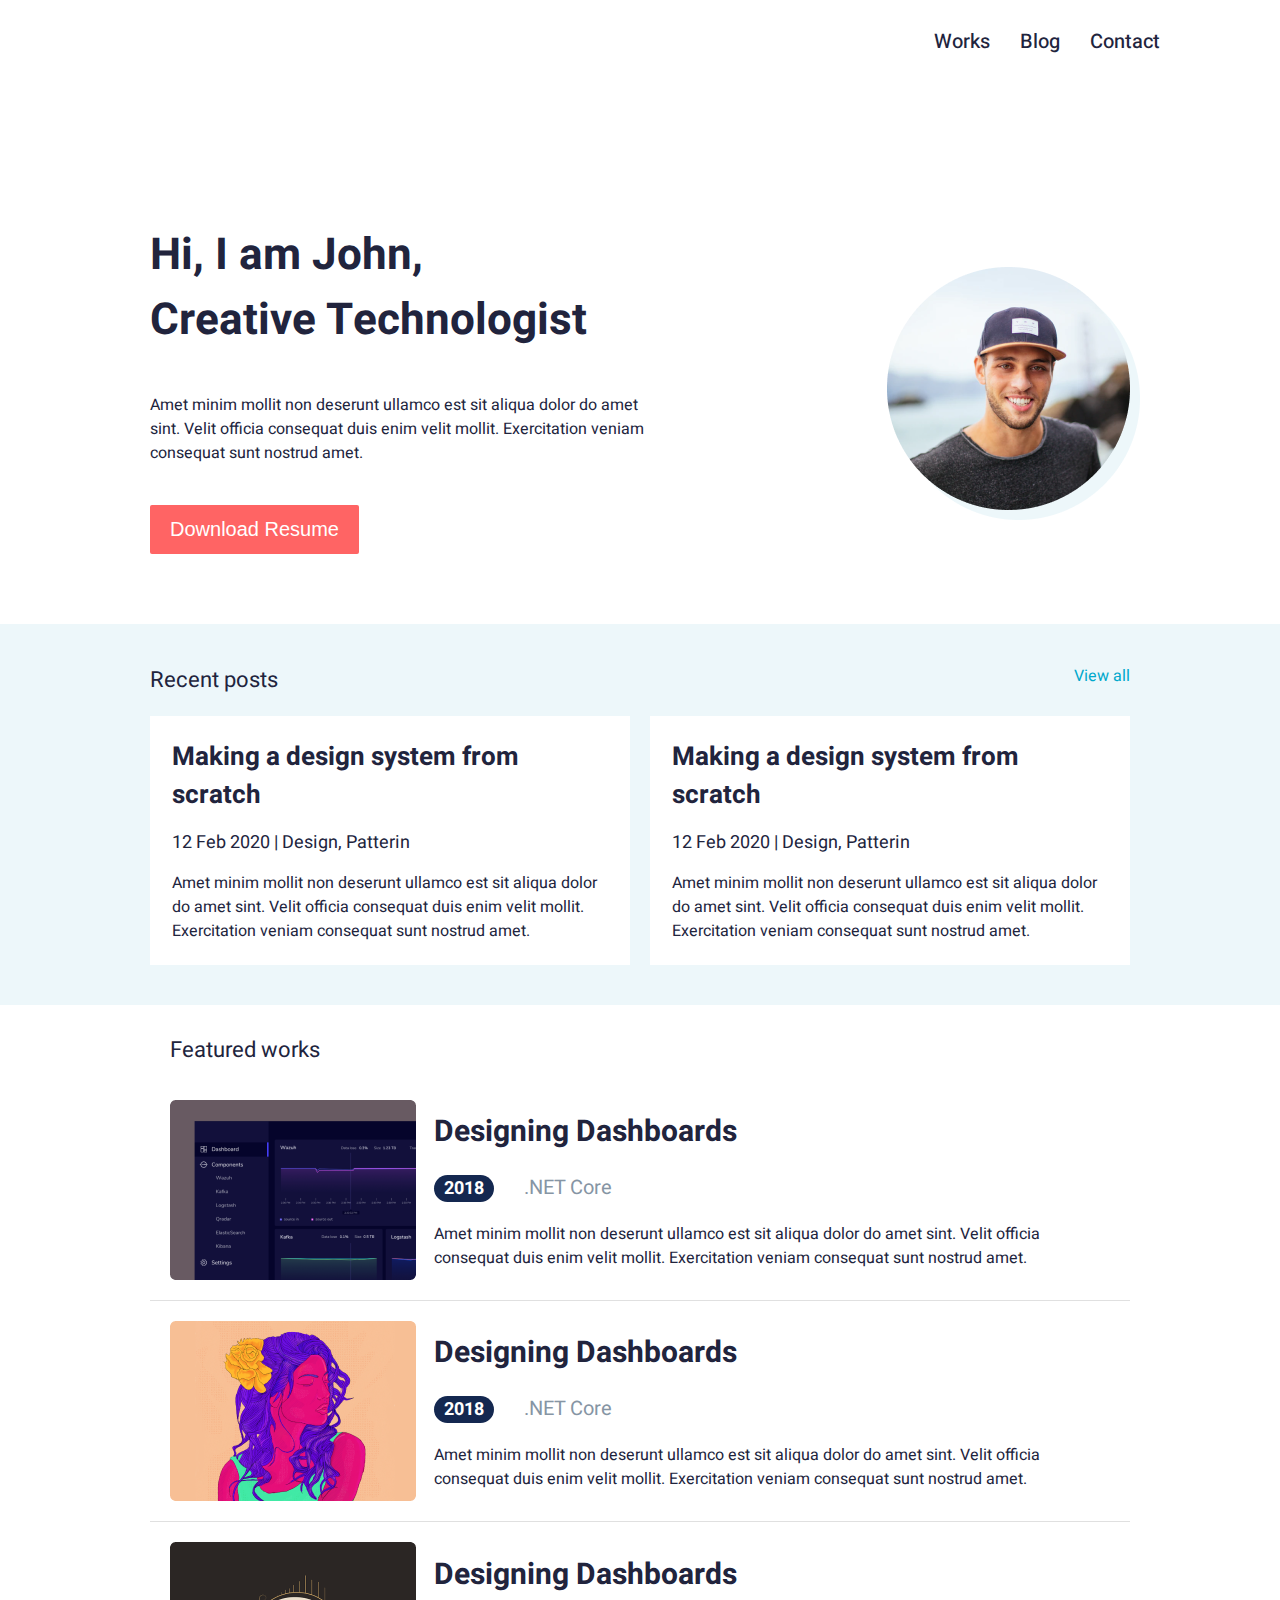
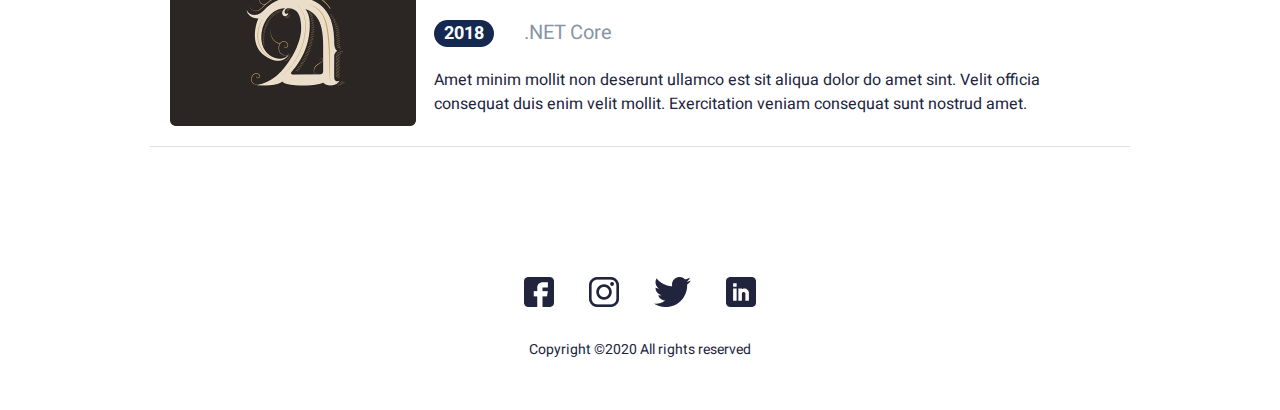
<file: pages/index.html>
<!DOCTYPE html>
<html lang="en">
<head>
    <meta charset="UTF-8">
    <meta name="viewport" content="width=device-width, initial-scale=1.0">
    <link rel="stylesheet" href="../asserts/styles/index.css">
    <title>Document</title>
</head>
<body>
    <!-- Header start -->
    <!-- Header start -->
    <header>
        <nav>
            <ul>
                <li><a href="../pages/work.html">Works</a></li>
                <li><a href="../pages/blog.html">Blog</a></li>
                <li><a href="../pages/contact.html">Contact</a></li>
                <img src="../asserts/images/menu.jpg" alt="">
            </ul>
        </nav>
    </header>
    <!-- Header end -->

    <!-- Main Start -->
    <main>
        <!-- Section 1 Start-->
        <section class="resume">
            <div class="resume-info">
                <h1>
                    Hi, I am John,<br /> Creative Technologist
                </h1>
                <p>
                    Amet minim mollit non deserunt ullamco est sit aliqua dolor do amet sint. Velit officia consequat
                    duis enim velit mollit. Exercitation veniam consequat sunt nostrud amet.
                </p>
                <button>Download Resume</button>
            </div>
            <img src="../asserts/images/Ellipse 1.png" alt="Portfolio Image" />
        </section>
        <!-- Section 1 END-->

        <!-- Section 2 Start -->
        <section class="posts-section">
            <div>
                <ul class="popsts-link">
                    <li class="recent-posts">Recent posts</li>
                    <li class="view-all"><a href="#">View all</a></li>
                </ul>

                <ul class="posts">
                    <li>
                        <h2>Making a design system from scratch</h2>
                        <span>12 Feb 2020 | Design, Patterin</span>
                        <p>Amet minim mollit non deserunt ullamco est sit aliqua dolor do amet sint. Velit officia
                            consequat duis enim velit mollit. Exercitation veniam consequat sunt nostrud amet.</p>
                    </li>

                    <li>
                        <h2>Making a design system from scratch</h2>
                        <span>12 Feb 2020 | Design, Patterin</span>
                        <p>Amet minim mollit non deserunt ullamco est sit aliqua dolor do amet sint. Velit officia
                            consequat duis enim velit mollit. Exercitation veniam consequat sunt nostrud amet.</p>
                    </li>


                </ul>
            </div>
        </section>
        <!-- Section 2 END -->


        <!-- Section 3 Start -->
        <section class="featured-works">
            <h3 id="featured-works">Featured works</h3>
            <ul class="work-list">
                <li class="work-item">
                    <img src="../asserts/images/Rectangle 30.png" alt="" />
                    <ul class="work-description">
                        <li class="work-header">
                            <h3>Designing Dashboards</h3>
                        </li>
                        <li class="year-theme">
                            <span class="year">2018</span>
                            <span class="theme">.NET Core</span>
                        </li>
                        <li class="work-text">
                            <p>Amet minim mollit non deserunt ullamco est sit aliqua dolor do amet sint. Velit officia
                                consequat duis enim velit mollit. Exercitation veniam consequat sunt nostrud amet.</p>
                        </li>
                    </ul>
                </li>


                <li class="work-item">
                    <img src="../asserts/images/Rectangle 32.png" alt="" />
                    <ul class="work-description">
                        <li class="work-header">
                            <h3>Designing Dashboards</h3>
                        </li>
                        <li class="year-theme">
                            <span class="year">2018</span>
                            <span class="theme">.NET Core</span>
                        </li>
                        <li class="work-text">
                            <p>Amet minim mollit non deserunt ullamco est sit aliqua dolor do amet sint. Velit officia
                                consequat duis enim velit mollit. Exercitation veniam consequat sunt nostrud amet.</p>
                        </li>
                    </ul>
                </li>


                <li class="work-item">
                    <img src="../asserts/images/Rectangle 34.png" alt="" />
                    <ul class="work-description">
                        <li class="work-header">
                            <h3>Designing Dashboards</h3>
                        </li>
                        <li class="year-theme">
                            <span class="year">2018</span>
                            <span class="theme">.NET Core</span>
                        </li>
                        <li class="work-text">
                            <p>Amet minim mollit non deserunt ullamco est sit aliqua dolor do amet sint. Velit officia
                                consequat duis enim velit mollit. Exercitation veniam consequat sunt nostrud amet.</p>
                        </li>
                    </ul>
                </li>
            </ul>
        </section>
        <!-- Section 3 END -->
    </main>
    <!-- Main END -->

    <!-- Footer start -->
    <footer>
        <nav>
            <ul>
                <li><a href="#"> <img src="../asserts/images/fb.png" alt="facebook" /> </a></li>
                <li><a href="#"> <img src="../asserts/images/insta.png" alt="instagram" /> </a></li>
                <li><a href="#"> <img src="../asserts/images/Group.png" alt="Twitter" /> </a></li>
                <li><a href="#"> <img src="../asserts/images/Linkedin.png" alt="Linkedin" /> </a></li>
            </ul>
            <p class="copyright">Copyright ©2020 All rights reserved</p>
        </nav>
    </footer>
    <!-- Footer end -->
</body>
</html>
</file>
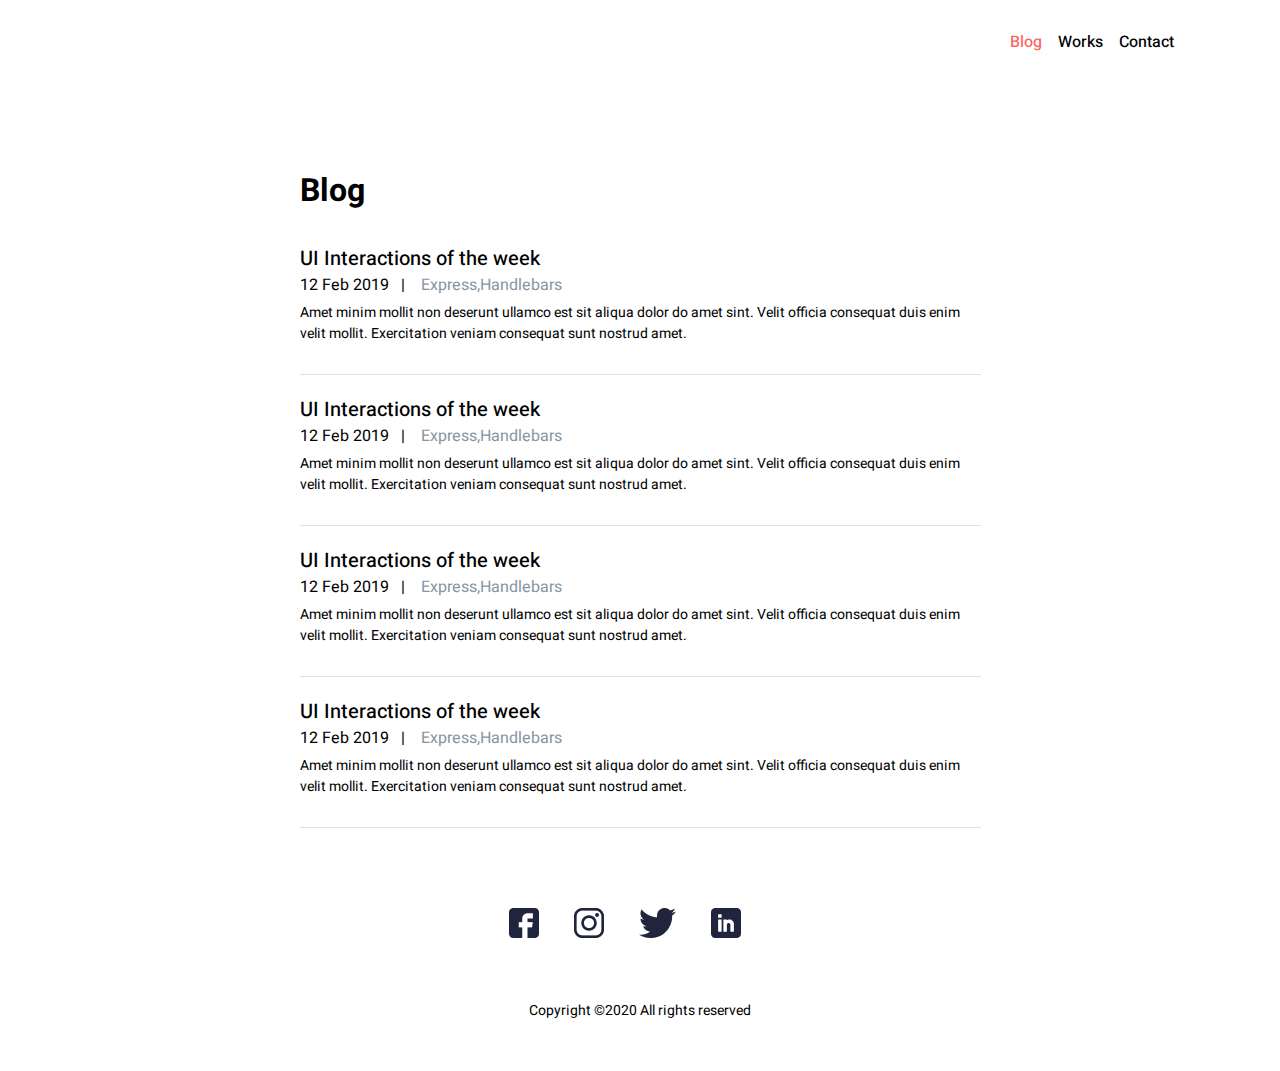
<file: pages/blog.html>
<!DOCTYPE html>
<html lang="en">
<head>
    <meta charset="UTF-8">
    <meta name="viewport" content="width=device-width, initial-scale=1.0">
    <link rel="stylesheet" href="../asserts/styles/blog.css">
    <title>Document</title>
</head>
<body>
    <header>
        <nav>
            <ul>
                <li>
                    <a class="blog-text" href="../pages/blog.html">Blog</a>
                </li>
                <li>
                    <a href="../pages/work.html">Works</a>
                </li>
                <li>
                    <a href="../pages/contact.html">Contact</a>
                </li>
                <li>
                    <img src="../asserts/images/menu.jpg" alt="">
                </li>
            </ul>
        </nav>
    </header>

    <section class="body-section">
        <div class="cards">
            <div class="card">
                <h1>Blog</h1>
                <p><b>UI Interactions of the week</b></p>
                <p class="ui-text">12 Feb 2019 &nbsp; | &nbsp; &nbsp;<span>Express,Handlebars</span> </p>
                <p class="text">Amet minim mollit non deserunt ullamco est sit aliqua dolor do amet sint. Velit officia consequat duis enim velit mollit. Exercitation veniam consequat sunt nostrud amet.</p>
            </div>

            <div class="card">
                <p><b>UI Interactions of the week</b></p>
                <p class="ui-text">12 Feb 2019 &nbsp; | &nbsp; &nbsp;<span>Express,Handlebars</span> </p>
                <p class="text">Amet minim mollit non deserunt ullamco est sit aliqua dolor do amet sint. Velit officia consequat duis enim velit mollit. Exercitation veniam consequat sunt nostrud amet.</p>
            </div>

            <div class="card">
                <p><b>UI Interactions of the week</b></p>
                <p class="ui-text">12 Feb 2019 &nbsp; | &nbsp; &nbsp;<span>Express,Handlebars</span> </p>
                <p class="text">Amet minim mollit non deserunt ullamco est sit aliqua dolor do amet sint. Velit officia consequat duis enim velit mollit. Exercitation veniam consequat sunt nostrud amet.</p>
            </div>

            <div class="card">
                <p><b>UI Interactions of the week</b></p>
                <p class="ui-text">12 Feb 2019 &nbsp; | &nbsp; &nbsp;<span>Express,Handlebars</span> </p>
                <p class="text">Amet minim mollit non deserunt ullamco est sit aliqua dolor do amet sint. Velit officia consequat duis enim velit mollit. Exercitation veniam consequat sunt nostrud amet.</p>
            </div>
        </div>
    </section>

    <footer>
        <nav>
            <ul>
                <li><a href="#"> <img src="../asserts/images/fb.png" alt="facebook" /></a></li>
                <li><a href="#"> <img src="../asserts/images/insta.png" alt="instagram" /> </a></li>
                <li><a href="#"> <img src="../asserts/images/Group.png" alt="Twitter" /> </a></li>
                <li><a href="#"> <img src="../asserts/images/Linkedin.png" alt="Linkedin" /> </a></li>
            </ul>
            <p class="copyright">Copyright ©2020 All rights reserved</p>
        </nav>
    </footer>
</body>
</html>
</file>
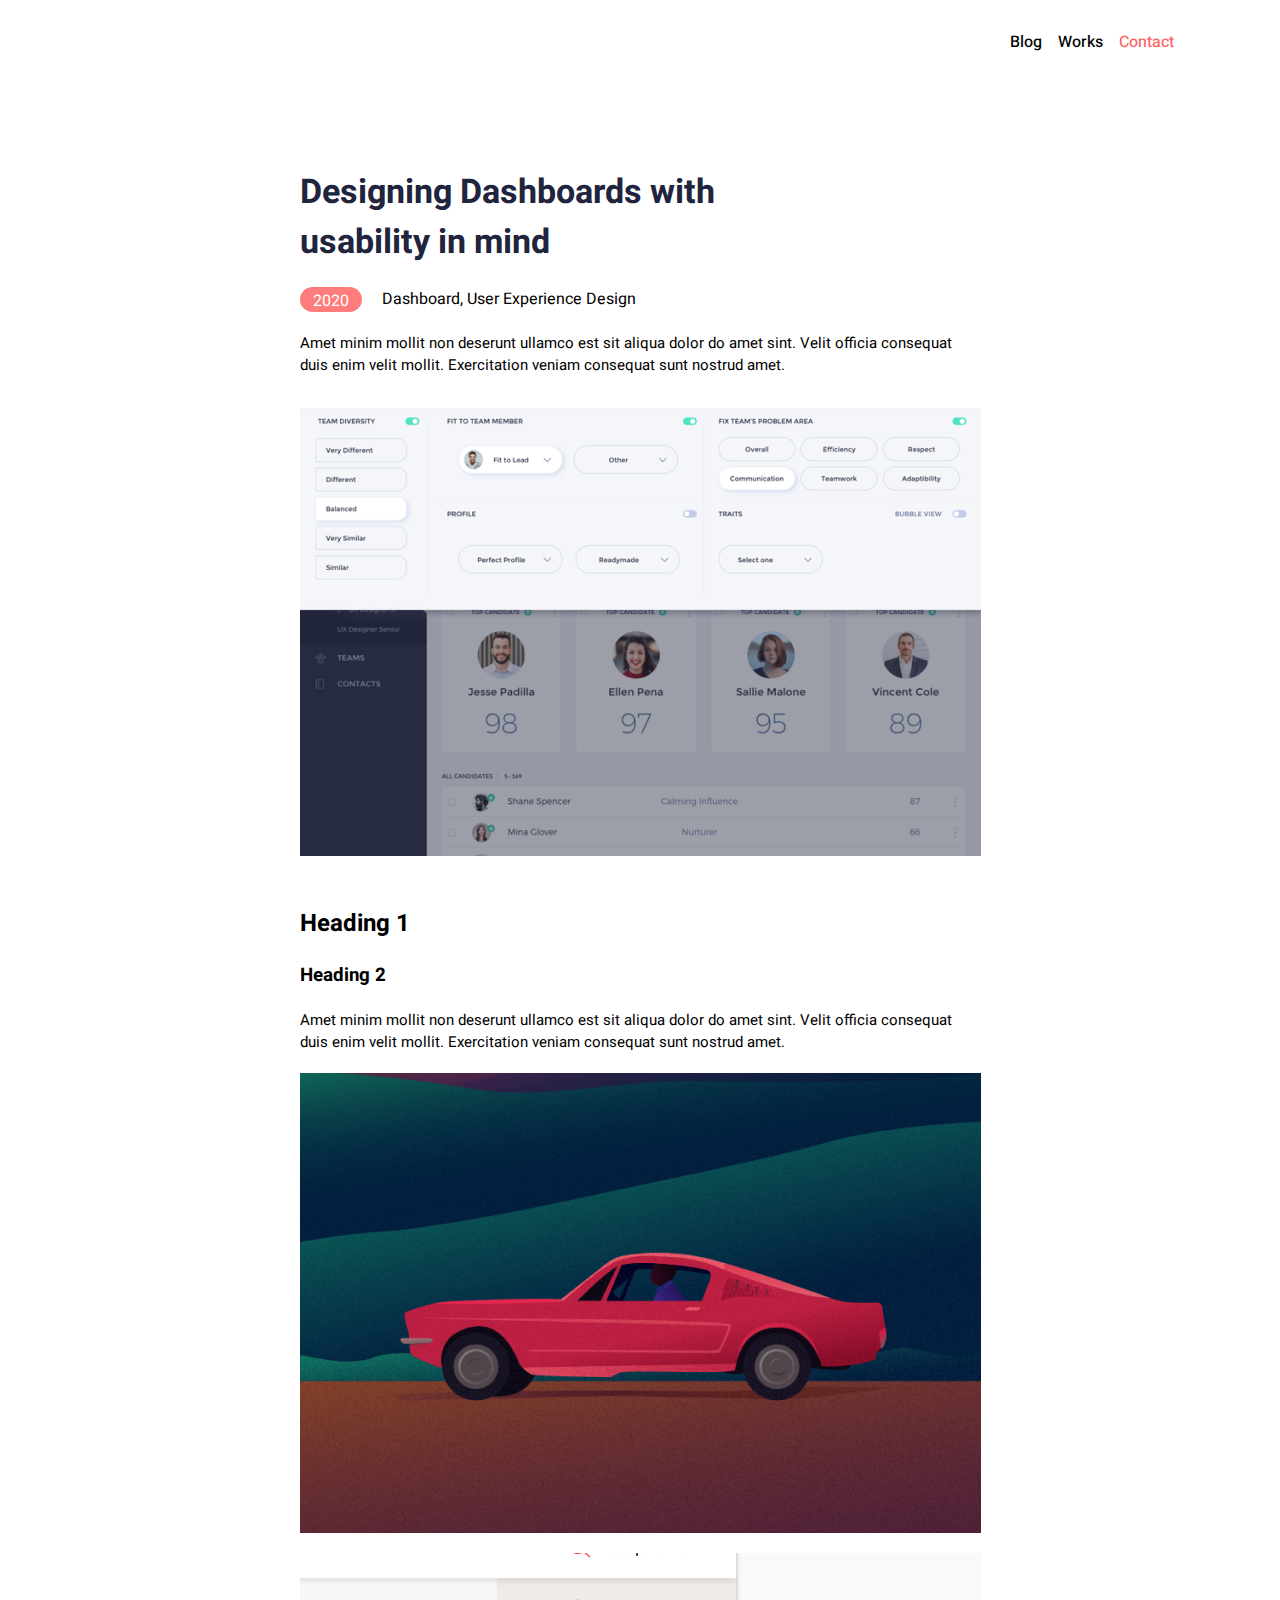
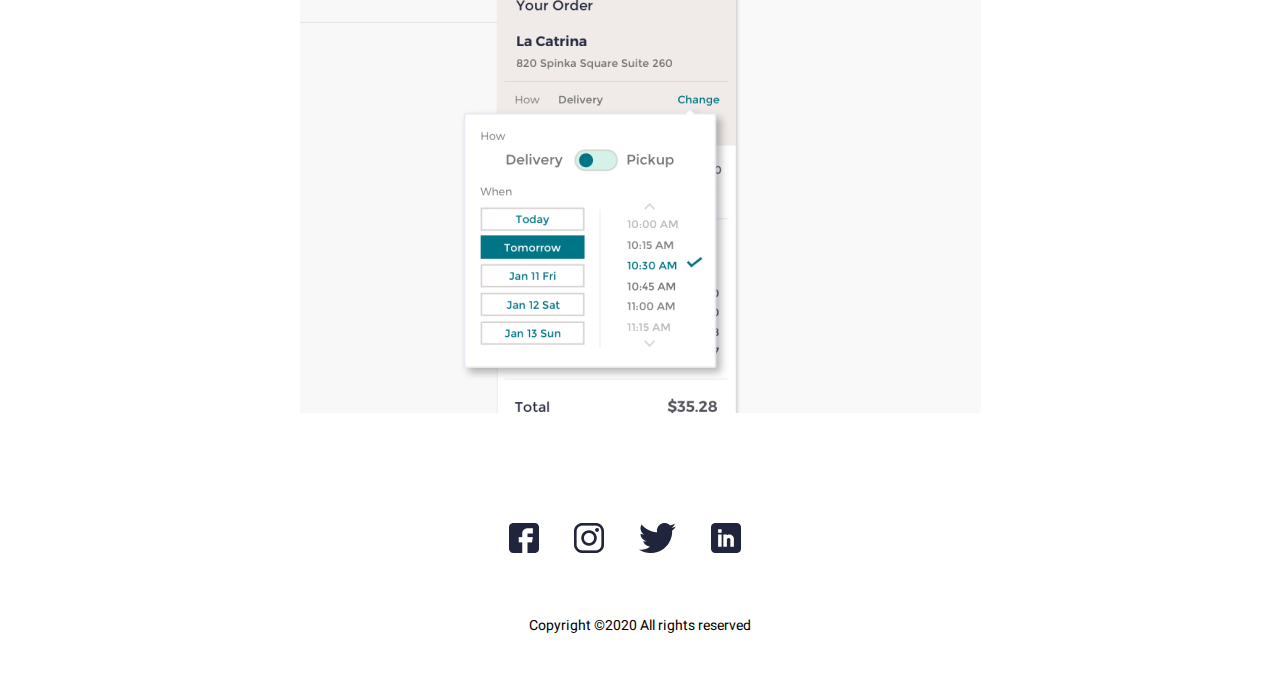
<file: pages/contact.html>
<!DOCTYPE html>
<html lang="en">
<head>
    <meta charset="UTF-8">
    <meta name="viewport" content="width=device-width, initial-scale=1.0">
    <link rel="stylesheet" href="../asserts/styles/contact.css">
    <title>Document</title>
</head>
<body>
    <header>
        <nav>
            <ul>
                <li>
                    <a href="../pages/blog.html">Blog</a>
                </li>
                <li>
                    <a href="../pages/work.html">Works</a>
                </li>
                <li>
                    <a class="contact-text" href="../pages/contact.html">Contact</a>
                </li>
                <li>
                    <img src="../asserts/images/menu.jpg" alt="">
                </li>
            </ul>
        </nav>
    </header>


    <section class="body-section">
        <div class="cards">
            <div class="card">
                <h1>Designing Dashboards with <br> usability in mind</h1>
                <div class="year-dashboard">
                    <p class="year">2020</p>
                    <span>Dashboard, User Experience Design</span>
                </div>
                <p class="card-text">Amet minim mollit non deserunt ullamco est sit aliqua dolor do amet sint. Velit officia consequat duis enim velit mollit. Exercitation veniam consequat sunt nostrud amet.</p>
                <img src="../asserts/images/Rectangle 4.png" alt="">
            </div>


            <div class="card">
                <h2>Heading 1</h2>
                <h3>Heading 2</h3>
                <p class="card-text">Amet minim mollit non deserunt ullamco est sit aliqua dolor do amet sint. Velit officia consequat duis enim velit mollit. Exercitation veniam consequat sunt nostrud amet.</p>
                <img src="../asserts/images/Rectangle 5.png" alt="">
            
                <img src="../asserts/images/Rectangle 6.png" alt="">
            </div> 

        </div>
    </section>


    <footer>
        <nav>
            <ul>
                <li><a href="#"> <img src="../asserts/images/fb.png" alt="facebook" /></a></li>
                <li><a href="#"> <img src="../asserts/images/insta.png" alt="instagram" /> </a></li>
                <li><a href="#"> <img src="../asserts/images/Group.png" alt="Twitter" /> </a></li>
                <li><a href="#"> <img src="../asserts/images/Linkedin.png" alt="Linkedin" /> </a></li>
            </ul>
            <p class="copyright">Copyright ©2020 All rights reserved</p>
        </nav>
    </footer>
</body>
</html>
</file>
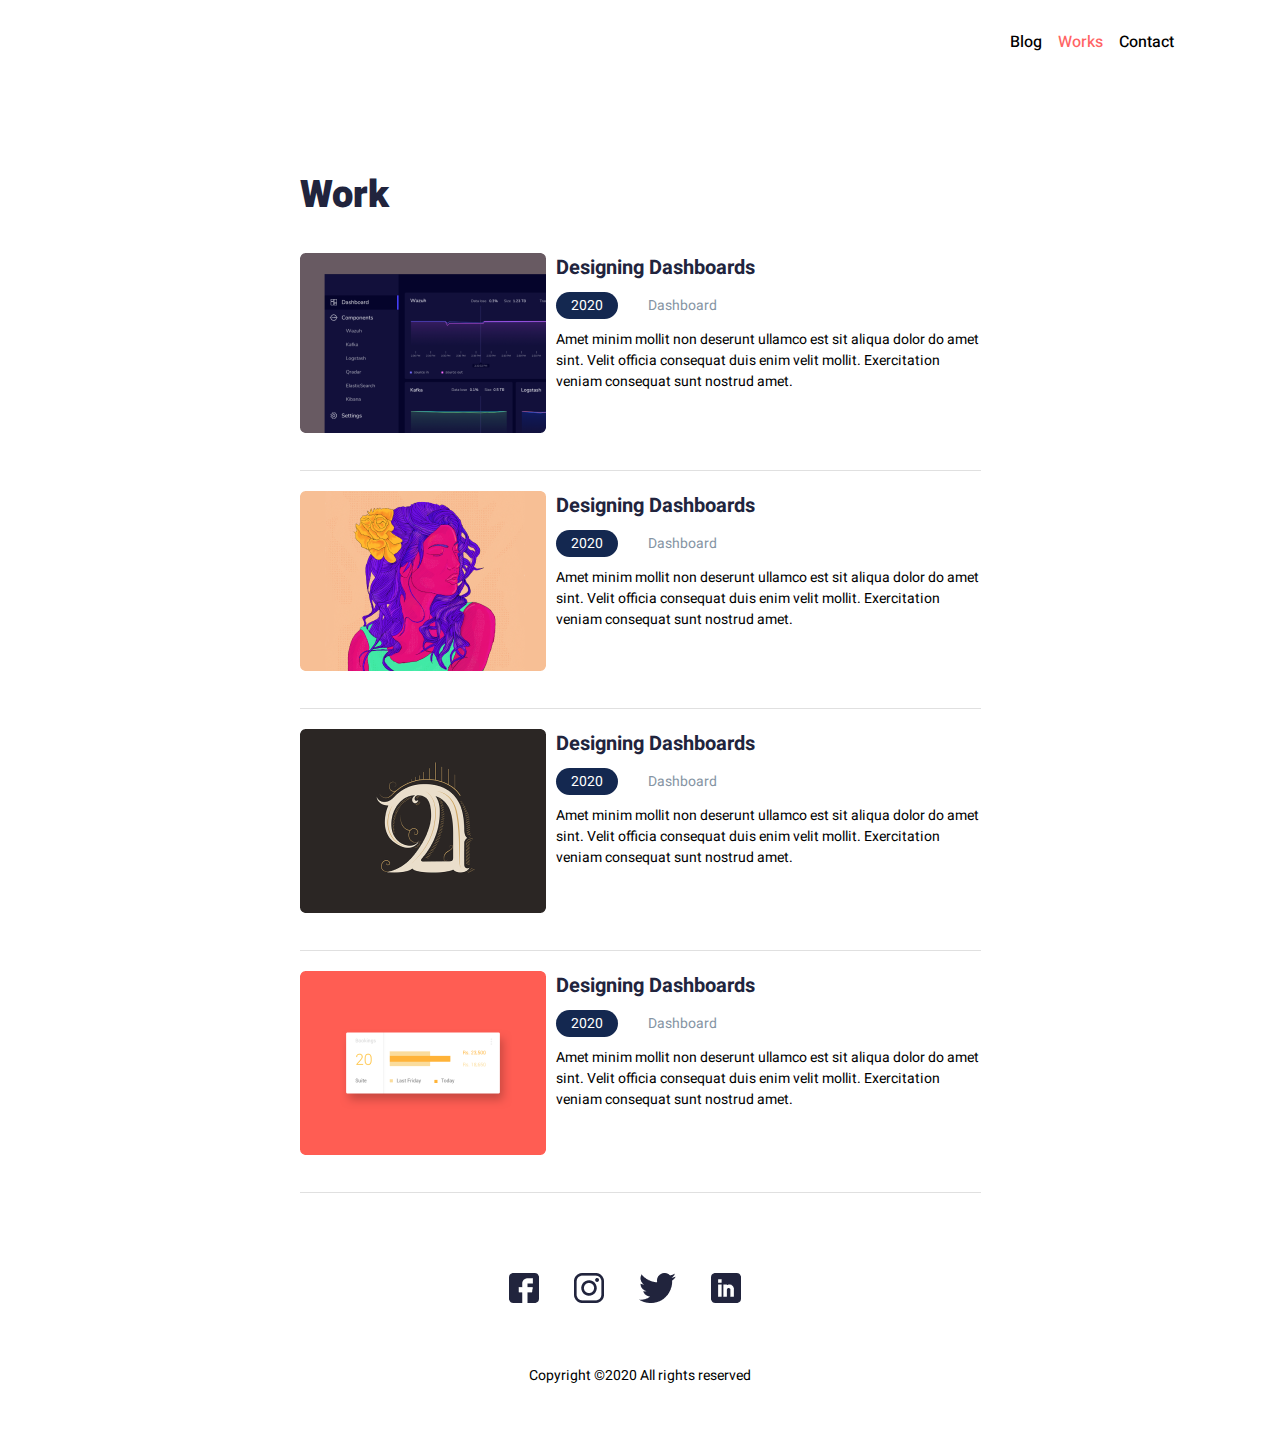
<file: pages/work.html>
<!DOCTYPE html>
<html lang="en">
<head>
    <meta charset="UTF-8">
    <meta name="viewport" content="width=device-width, initial-scale=1.0">
    <link rel="stylesheet" href="../asserts/styles/work.css">
    <title>Document</title>
</head>
<body>
    <header>
        <nav>
            <ul>
                <li>
                    <a href="../pages/blog.html">Blog</a>
                </li>
                <li>
                    <a class="work-text" href="../pages/work.html">Works</a>
                </li>
                <li>
                    <a href="../pages/contact.html">Contact</a>
                </li>
                <li>
                    <img src="../asserts/images/menu.jpg" alt="">
                </li>
            </ul>
        </nav>
    </header>


    <section class="body-section">
        <div class="cards">
            <div class="card">
                <h1>Work</h1>
                <div class="card-container">
                    <div class="card-section">
                        <img src="../asserts/images/Rectangle 30.png" alt="">
                    </div>
                    <div class="card-texts">
                        <p class="card-header-text">Designing Dashboards</p>
                        <div class="year-dashboard">
                            <p class="year">2020</p>
                            <span>Dashboard</span>
                        </div>
                        <p>Amet minim mollit non deserunt ullamco est sit aliqua dolor do amet sint. Velit officia consequat duis enim velit mollit. Exercitation veniam consequat sunt nostrud amet.</p>
                    </div>
                </div>

            </div>

            <div class="card">
                <div class="card-container">
                    <div class="card-section">
                        <img src="../asserts/images/Rectangle 32.png" alt="">
                    </div>
                    <div class="card-texts">
                        <p class="card-header-text">Designing Dashboards</p>
                        <div class="year-dashboard">
                            <p class="year">2020</p>
                            <span>Dashboard</span>
                        </div>
                        <p>Amet minim mollit non deserunt ullamco est sit aliqua dolor do amet sint. Velit officia consequat duis enim velit mollit. Exercitation veniam consequat sunt nostrud amet.</p>
                    </div>
                </div>
            </div>

            <div class="card">
                <div class="card-container">
                    <div class="card-section">
                        <img src="../asserts/images/Rectangle 34.png" alt="">
                    </div>
                    <div class="card-texts">
                        <p class="card-header-text">Designing Dashboards</p>
                        <div class="year-dashboard">
                            <p class="year">2020</p>
                            <span>Dashboard</span>
                        </div>
                        <p>Amet minim mollit non deserunt ullamco est sit aliqua dolor do amet sint. Velit officia consequat duis enim velit mollit. Exercitation veniam consequat sunt nostrud amet.</p>
                    </div>
                </div>
            </div>

            <div class="card">
                <div class="card-container">
                    <div class="card-section">
                        <img src="../asserts/images/Rectangle 40.png" alt="">
                    </div>
                    <div class="card-texts">
                        <p class="card-header-text">Designing Dashboards</p>
                        <div class="year-dashboard">
                            <p class="year">2020</p>
                            <span>Dashboard</span>
                        </div>
                        <p>Amet minim mollit non deserunt ullamco est sit aliqua dolor do amet sint. Velit officia consequat duis enim velit mollit. Exercitation veniam consequat sunt nostrud amet.</p>
                    </div>
                </div>
            </div>
        </div>
    </section>

    <footer>
        <nav>
            <ul>
                <li><a href="#"> <img src="../asserts/images/fb.png" alt="facebook" /></a></li>
                <li><a href="#"> <img src="../asserts/images/insta.png" alt="instagram" /> </a></li>
                <li><a href="#"> <img src="../asserts/images/Group.png" alt="Twitter" /> </a></li>
                <li><a href="#"> <img src="../asserts/images/Linkedin.png" alt="Linkedin" /> </a></li>
            </ul>
            <p class="copyright">Copyright ©2020 All rights reserved</p>
        </nav>
    </footer>
</body>
</html>
</file>
<file: asserts/styles/index.css>
@import url('https://fonts.googleapis.com/css2?family=Heebo:wght@100;200;300;400;500;600;700;800&family=Montserrat:wght@200;300;400;500;600&family=Plus+Jakarta+Sans:wght@200;300;400;500;600&family=Poppins:ital,wght@0,100;0,200;0,300;0,400;0,500;0,600;0,700;1,100&family=Raleway:wght@300;400;500&family=Sulphur+Point:wght@300;400;700&display=swap');


* {
    margin: 0;
    padding: 0;
    box-sizing: border-box;
}

ul,
ol {
    list-style: none;
}
header ul img{
    visibility: collapse;
}

a {
    text-decoration: none;
    color: inherit;
    font-size: inherit;
    font-family: inherit;
    font-style: inherit;
}

body {
    font-family: 'Heebo', sans-serif;
    color: #21243D;
    background-color: white;
}

/* --------------------------------------------------------------------------------- */
/* Header css start */
header {
    width: 100%;
    padding: 27px 60px;
}


header nav {
    width: 100%;
    display: flex;
    flex-direction: row;
    justify-content: flex-end;
}

header nav ul {
    display: flex;
    flex-direction: row;
    font-size: 20px;
    font-weight: 500;
    gap: 30px;
}


header nav ul li a {
    transition-duration: 0.3s;
}

header nav ul li a:hover {
    color: #00A8CC;
}

/* Header css end */

/* ---------------------------------------------------------------------- */
/* Section 1 Start */

main {
    margin-top: 140px;
}

main .resume {
    display: flex;
    flex-direction: row;
    padding: 0 150px;
    width: 100%;
    align-items: center;
    justify-content: space-between;
    padding-bottom: 70px;
}

main .resume .resume-info {
    width: 500px;
}

main .resume img {
    filter: drop-shadow(10px 10px 0 #EDF7FA);
    padding-left: 50px;
}

main .resume .resume-info h1 {

    font-size: 44px;
    font-style: normal;
    font-weight: 700;
}

main .resume .resume-info p {
    font-size: 16px;
    font-weight: 400;
    margin: 40px 0;
}

main .resume .resume-info button {
    color: white;
    border-radius: 2px;
    background-color: #FF6464;
    font-size: 20px;
    font-weight: 500;
    border: none;
    padding: 13px 20px;

    transition-duration: 0.3s;
}


main .resume .resume-info button:hover {
    background-color: #00A8CC;
    cursor: pointer;
}

/* Section 1 End */

/*------------------------------------------------------------------------- */

/* Section 2 Start (Posts) */
main .posts-section {
    background-color: #EDF7FA;
    width: 100%;
}


main .posts-section div {
    padding: 40px 150px;
    color: #21243D;
}


main .posts-section div .popsts-link {
    display: flex;
    flex-direction: row;
    justify-content: space-between;
}


main .posts-section div .popsts-link .recent-posts {
    font-size: 22px;
    font-weight: 400;
}


main .posts-section div .popsts-link .view-all {
    color: #00A8CC;
    font-size: 16px;
    font-weight: 400;
    transition-duration: 0.3s;

}

main .posts-section div .popsts-link .view-all:hover {
    color: #FF6464;
    cursor: pointer;
}

main .posts-section div .posts {
    display: flex;
    flex-direction: row;
    gap: 20px;
    width: 100%;
    margin-top: 20px;
}

main .posts-section div .posts li {
    width: 50%;
    display: flex;
    flex-direction: column;
    gap: 15px;
    padding: 22px;
    background-color: white;

}

main .posts-section div .posts li h2 {
    font-size: 26px;
    font-weight: 700;
}


main .posts-section div .posts li span {
    font-size: 18px;
    font-weight: 400;
}

main .posts-section div .posts li p {
    font-size: 16px;
    font-weight: 400;
}

/* Section 2 END (Posts) */


/*------------------------------------------------------------------------- */

/* Section 3 Start */
main .featured-works {
    padding: 15px 150px 80px 150px;
    color: #21243D;

}


main .featured-works #featured-works {
    font-size: 22px;
    font-weight: 400;
    line-height: 60px;
    padding-left: 20px;
}


main .featured-works .work-list .work-item {
    display: flex;
    flex-direction: row;
    width: 100%;
    padding: 20px;
    border-bottom: 1px solid #E0E0E0;
}

main .featured-works .work-list .work-item .work-description {
    display: flex;
    flex-direction: column;
    padding-left: 18px;
    justify-content: space-around;
}


main .featured-works .work-list .work-item .work-description .work-header h3 {
    font-size: 30px;
    font-weight: 700;
}

main .featured-works .work-list .work-item .work-description .year-theme .year {
    color: #FFF;
    font-size: 18px;
    font-weight: 700;
    border-radius: 16px;
    background-color: #142850;
    padding: 0 10px;
}

main .featured-works .work-list .work-item .work-description .year-theme .theme {
    color: #8695A4;
    font-size: 20px;
    font-weight: 400;
    padding-left: 26px;
}

main .featured-works .work-list .work-item .work-description .work-text p {
    font-size: 16px;
    font-weight: 400;
}

/* Section 3 END */

/* -------------------------------------------------------------------------- */
/* footer start */
footer
{
    padding: 50px 0;
    margin: auto;
}

footer nav{
    width: 100%;
    display: flex;
    flex-direction: column;
    align-items: center;
}

footer nav ul{
    display: flex;
    flex-direction: row;
    align-items: center;
    gap: 35px;
}

footer nav .copyright
{
    font-size: 14px;
    font-weight: 400;
    padding-top: 25px;
}


footer nav ul li a img
{
    transition-duration: 0.3s;
    transform: scale(1);
}

footer nav ul li a img:hover
{
    transform: scale(1.5);
    filter: contrast(5);
}
/* footer end */


@media screen and (max-width:768px) {
    main .resume{
        flex-direction: column-reverse;
        padding: 0 150px;
        width: 100%;
        align-items: center;
        justify-content: space-between;
        text-align: center;
        padding-bottom: 70px;
    }
    main .resume .resume-info{
        width: auto;
    }
    header ul img{
        visibility: visible;
        justify-content: end;
        padding-right: auto;
    }
    header ul li{
        visibility: collapse;
    }
    main img{
        width: 250px;
        padding-bottom: 30px;
    }
    main .posts-section div{
        padding: 30px 15px;
    }


    main .posts-section div .posts {
        flex-direction: column;
        align-items: center;
    }   
    main .posts-section div .popsts-link .recent-posts {
        text-align: center;
        margin: 0 auto;
    }
    main .posts-section div .popsts-link .view-all {
        display: none;
    }
    main .featured-works .work-list .work-item {
        flex-direction: column;
        align-items: center;
        padding: auto;
    }
    main .posts-section div .posts li {
        width: 100%;
        gap: 10px;
        line-height: 30px;
        padding: 15px;
    }
    main .posts-section div .posts li h2 {
        font-size: 22px;
    }
    main .featured-works {
        padding: 0px 15px 80px 15px;
    }
    main .featured-works h3 {
        text-align: center;
    }
}
</file>
<file: asserts/styles/blog.css>
@import url('https://fonts.googleapis.com/css2?family=Heebo:wght@100;200;300;400;500;600;700;800&family=Montserrat:wght@200;300;400;500;600&family=Plus+Jakarta+Sans:wght@200;300;400;500;600&family=Poppins:ital,wght@0,100;0,200;0,300;0,400;0,500;0,600;0,700;1,100&family=Raleway:wght@300;400;500&family=Sulphur+Point:wght@300;400;700&display=swap');

*{
    margin: 0;
    padding: 0;
    box-sizing: border-box;
    font-family: Heebo;
}


nav ul{
    display: flex;
    list-style: none;
    justify-content: end;
    gap: 16px;
    padding: 30px;
    padding-right: 60px;
}
nav ul img{
    visibility: collapse;
}
a{

    text-decoration: none;
    font-weight: 500;
    color: #000;
}

.blog-text{
    color: #FF6464;
}

/* 
-----              Header-Section      ------------------ 
____________________________________________________________________________________

*/








/* ----------------------Body Section --------------------- */


.body-section .cards{
    display: flex;
    padding-top: 80px;
    flex-direction: column;
    gap: 20px;
}

.body-section .cards .card{
    width: 681px;
    margin: 0 auto;
    align-items: center;
    padding-bottom: 30px;
    border-bottom: 1px solid #E0E0E0;
}

.body-section .cards .card h1{
    margin-bottom: 30px;
}
.body-section b{
    font-size: 20px;
    font-weight: 500;
}
.body-section .ui-text span{
    color: #8695a4;
}

.body-section .text{
    font-size: 14px;
    margin-top: 5px;
}



footer
{
    padding: 50px 0;
    margin: auto;
}

footer nav{
    width: 100%;
    display: flex;
    flex-direction: column;
    align-items: center;
}

footer nav ul{
    display: flex;
    flex-direction: row;
    align-items: center;
    gap: 35px;
}

footer nav .copyright
{
    font-size: 14px;
    font-weight: 400;
    padding-top: 25px;
}


footer nav ul li a img
{
    transition-duration: 0.3s;
    transform: scale(1);
    visibility: visible;
}

footer nav ul li a img:hover
{
    transform: scale(1.5);
    filter: contrast(5);
}




/* ------------------Mobile------------------ */








@media screen and (max-width:768px) {
    header nav ul{
        visibility: collapse;
        align-items: center;
        
    }
    header nav ul img{
        visibility: visible;
    }

    .body-section .cards .card{
        width: auto;
        height: auto;
        flex-shrink: 0;
    }
}

@media screen and (max-width:320px) {
    .body-section{
        padding: 30px;
    }
}


@media screen and (max-width:540px) {
    .body-section{
        padding: 30px;
    }
}
</file>
<file: asserts/styles/contact.css>
@import url('https://fonts.googleapis.com/css2?family=Heebo:wght@100;200;300;400;500;600;700;800&family=Montserrat:wght@200;300;400;500;600&family=Plus+Jakarta+Sans:wght@200;300;400;500;600&family=Poppins:ital,wght@0,100;0,200;0,300;0,400;0,500;0,600;0,700;1,100&family=Raleway:wght@300;400;500&family=Sulphur+Point:wght@300;400;700&display=swap');

*{
    margin: 0;
    padding: 0;
    box-sizing: border-box;
    font-family: Heebo;
}


nav ul{
    display: flex;
    list-style: none;
    justify-content: end;
    gap: 16px;
    padding: 30px;
    padding-right: 60px;
}
nav ul img{
    visibility: collapse;
}
a{

    text-decoration: none;
    font-weight: 500;
    color: #000;
}

.contact-text{
    color: #FF6464;
}

/* -----------------------Header Section----------------- */











/* -------------------Body Section-------------------------- */


.body-section .cards{
    display: flex;
    padding-top: 80px;
    flex-direction: column;
    gap: 20px;
}
.body-section .cards h1{
    color: #21243D;
    font-size: 34px;
    font-style: normal;
    font-weight: 700;
    line-height: normal;
}

.body-section .cards .card{
    width: 681px;
    margin: 0 auto;
    padding-bottom: 30px;
    display: flex;
    flex-direction: column;
    gap: 20px;
}
.body-section .cards .card .year-dashboard{
    display: flex;
    gap: 20px;
}

.body-section .cards .card .year-dashboard .year{
    background-color: #FF7C7C;
    align-items: center;
    padding: 2px;
    width: 62px;
    height: 25px;
    text-align: center;
    border-radius: 16px;
    color: #fff;
}

.body-section .cards .card .card-text{
    font-size: 15px;
}





footer
{
    padding: 50px 0;
    margin: auto;
}

footer nav{
    width: 100%;
    display: flex;
    flex-direction: column;
    align-items: center;
}

footer nav ul{
    display: flex;
    flex-direction: row;
    align-items: center;
    gap: 35px;
}

footer nav .copyright
{
    font-size: 14px;
    font-weight: 400;
    padding-top: 25px;
}


footer nav ul li a img
{
    transition-duration: 0.3s;
    transform: scale(1);
    visibility: visible;
}

footer nav ul li a img:hover
{
    transform: scale(1.5);
    filter: contrast(5);
}


@media screen and (max-width:768px) {
    header nav ul{
        visibility: collapse;
        align-items: center;
        
    }
    header nav ul img{
        visibility: visible;
    }

    .body-section .cards{
        display: flex;
        flex-direction: column;
        align-items: center;
        gap: 40px;
    }
    .body-section .cards .card{
        width: 270px;
        flex-shrink: 0;
    }
    
    .card-container{
        display: flex;
        flex-direction: column;
    }
}
</file>
<file: asserts/styles/work.css>
@import url('https://fonts.googleapis.com/css2?family=Heebo:wght@100;200;300;400;500;600;700;800&family=Montserrat:wght@200;300;400;500;600&family=Plus+Jakarta+Sans:wght@200;300;400;500;600&family=Poppins:ital,wght@0,100;0,200;0,300;0,400;0,500;0,600;0,700;1,100&family=Raleway:wght@300;400;500&family=Sulphur+Point:wght@300;400;700&display=swap');

*{
    margin: 0;
    padding: 0;
    box-sizing: border-box;
    font-family: Heebo;
}


nav ul{
    display: flex;
    list-style: none;
    justify-content: end;
    gap: 16px;
    padding: 30px;
    padding-right: 60px;
}
nav ul img{
    visibility: collapse;
}
a{

    text-decoration: none;
    font-weight: 500;
    color: #000;
}

.work-text{
    color: #FF6464;
}

/* ----------------------Header Section---------------------------- */






/* ---------------------Body Section------------------------------------------ */


.body-section .cards{
    display: flex;
    padding-top: 80px;
    flex-direction: column;
    gap: 20px;
}

.body-section .cards .card{
    width: 681px;
    margin: 0 auto;
    align-items: center;
    padding-bottom: 30px;
    border-bottom: 1px solid #E0E0E0;
}

.body-section .cards .card h1{
    margin-bottom: 30px;
    font-size: 38px;
    font-weight: 900;
    color: #21243D;
}

.body-section .cards .card .card-container{
    display: flex;
    gap: 10px;
}

.body-section .cards .card .card-header-text{
    font-size: 20px;
    color: #21243D;
    font-weight: 700;
    line-height: normal;
}
.body-section .cards .card .card-texts .year-dashboard{
    display: flex;
    align-items: center;
    gap: 30px;
}
.body-section .cards .card .card-texts .year-dashboard p{
    background-color: #142850;
    color: #fff;
    padding: 3px;
    border-radius: 16px;
    width: 62px;
    text-align: center;
}

.body-section .cards .card .card-texts .year-dashboard span{
    color: #8695a4;
}


.body-section .cards .card-texts{
    display: flex;
    flex-direction: column;
    gap: 10px;
    font-size: 14px;
}



footer
{
    padding: 50px 0;
    margin: auto;
}

footer nav{
    width: 100%;
    display: flex;
    flex-direction: column;
    align-items: center;
}

footer nav ul{
    display: flex;
    flex-direction: row;
    align-items: center;
    gap: 35px;
}

footer nav .copyright
{
    font-size: 14px;
    font-weight: 400;
    padding-top: 25px;
}


footer nav ul li a img
{
    transition-duration: 0.3s;
    transform: scale(1);
    visibility: visible;
}

footer nav ul li a img:hover
{
    transform: scale(1.5);
    filter: contrast(5);
}



@media screen and (max-width:768px) {
    header nav ul{
        visibility: collapse;
        align-items: center;
        
    }
    header nav ul img{
        visibility: visible;
    }

    .body-section .cards{
        display: flex;
        flex-direction: column;
        align-items: center;
        gap: 40px;
    }
    .body-section .cards .card{
        width: 270px;
        flex-shrink: 0;
    }
    
    .card-container{
        display: flex;
        flex-direction: column;
    }
}

@media screen and (max-width:280px) {
    .body-section{
        padding: 15px;
    }
}
</file>
